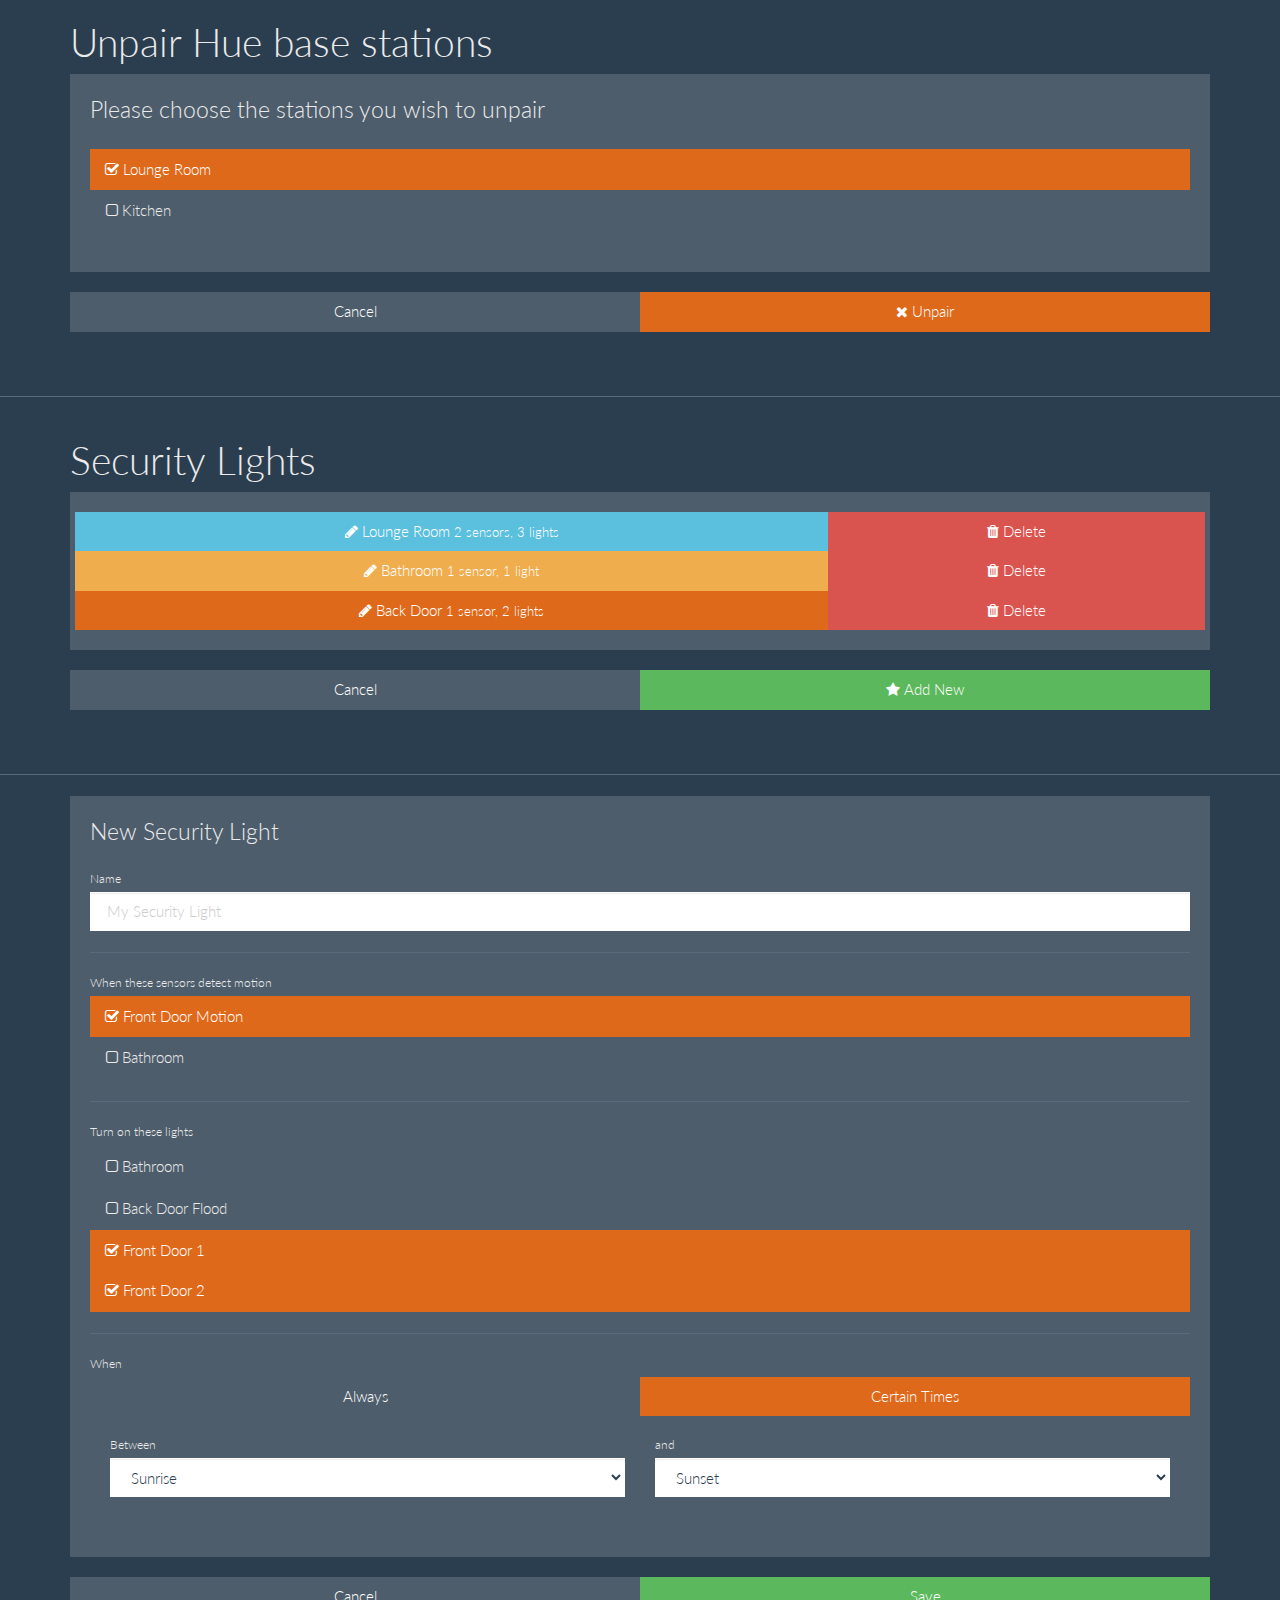
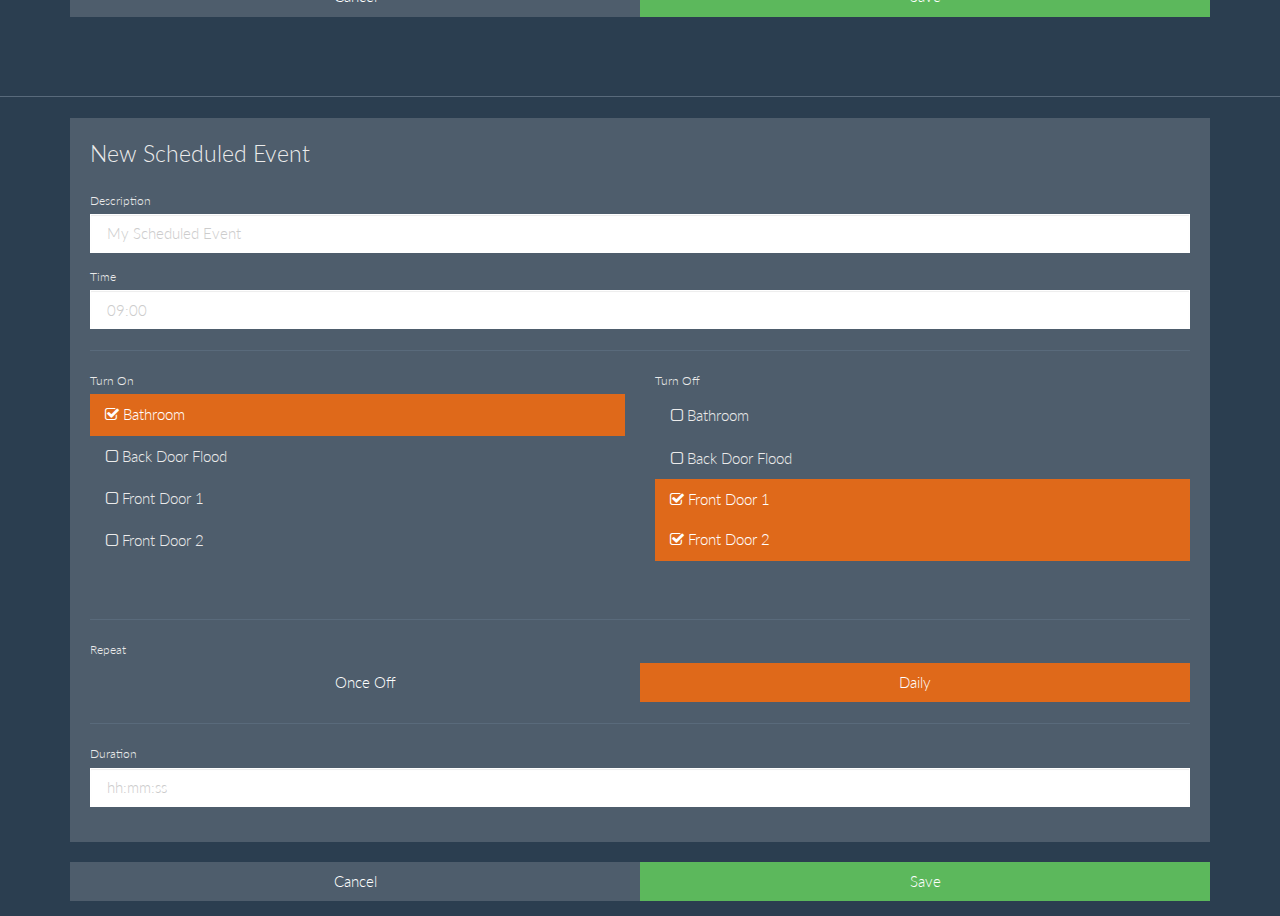
<file: public/sample.html>
<html>
<head>
  <link rel="stylesheet" href="lib/bootstrap.css">
  <link rel="stylesheet" href="lib/font-awesome.min.css">
</head>

<body>

  <div class="container example">
    <h1>Unpair Hue base stations</h1>

    <div class="well">
      <fieldset>
        <legend>Please choose the stations you wish to unpair</legend>
        <div class="list-group">
          <a href="#" class="list-group-item active"><i class="fa fa-check-square-o"></i> Lounge Room</a>
          <a href="#" class="list-group-item"><i class="fa fa-square-o"></i> Kitchen</a>
        </div>
      </fieldset>
    </div>

    <div class="btn-group btn-group-justified">
      <a href="#" class="btn btn-default">Cancel</a>
      <a href="#" class="btn btn-primary"><i class="fa fa-remove"></i> Unpair</a>
    </div>
  </div>

  <br/><br/>
  <hr/>

  <style>

    .example {
      display:block;
    }

  </style>

  <div class="container example">
    <h1>Security Lights</h1>

    <div class="well items">
      <fieldset>
        <div class="row">
          <a href="#" class="col-xs-8 btn btn-info"><i class="fa fa-pencil"></i> Lounge Room <small>2 sensors, 3 lights</small></a>
          <a href="#" class="col-xs-4 btn btn-danger"><i class="fa fa-trash"></i> Delete</a>
        </div>
        <div class="row">
          <a href="#" class="col-xs-8 btn btn-warning"><i class="fa fa-pencil"></i> Bathroom <small>1 sensor, 1 light</small></a>
          <a href="#" class="col-xs-4 btn btn-danger"><i class="fa fa-trash"></i> Delete</a>
        </div>
        <div class="row">
          <a href="#" class="col-xs-8 btn btn-primary"><i class="fa fa-pencil"></i> Back Door <small>1 sensor, 2 lights</small></a>
          <a href="#" class="col-xs-4 btn btn-danger"><i class="fa fa-trash"></i> Delete</a>
        </div>
      </fieldset>
    </div>

    <div class="btn-group btn-group-justified">
      <a href="#" class="btn btn-default">Cancel</a>
      <a href="#" class="btn btn-success"><i class="fa fa-star"></i> Add New</a>
    </div>
  </div>

  <br/><br/>
  <hr/>

  <div class="container example">
    <form>
      <div class="well bs-component">

        <fieldset>
          <legend>New Security Light</legend>
          <div class="form-group">
            <label for="exampleInputEmail1">Name</label>
            <input type="email" class="form-control" id="exampleInputEmail1" placeholder="My Security Light">
          </div>

          <hr/>

          <div class="form-group">
            <label for="exampleInputEmail1">When these sensors detect motion</label>
            <div class="list-group">
              <a href="#" class="list-group-item active"><i class="fa fa-check-square-o"></i> Front Door Motion</a>
              <a href="#" class="list-group-item"><i class="fa fa-square-o"></i> Bathroom</a>
            </div>
          </div>

          <hr/>

          <div class="form-group">
            <label for="exampleInputEmail1">Turn on these lights</label>
            <div class="list-group">
              <a href="#" class="list-group-item"><i class="fa fa-square-o"></i> Bathroom</a>
              <a href="#" class="list-group-item"><i class="fa fa-square-o"></i> Back Door Flood</a>
              <a href="#" class="list-group-item active"><i class="fa fa-check-square-o"></i> Front Door 1</a>
              <a href="#" class="list-group-item active"><i class="fa fa-check-square-o"></i> Front Door 2</a>
            </div>
          </div>

          <hr/>

          <label>When</label>
          <div class="btn-group btn-group-justified">
            <a href="#" class="btn btn-default">Always</a>
            <a href="#" class="btn btn-primary">Certain Times</a>
          </div>
          <div class="row well">

            <div class="col-xs-6">
              <label for="exampleInputEmail1">Between</label>
                <select class="form-control" id="select">
                  <option>Sunrise</option>
                </select>
              </label>
            </div>
            <div class="col-xs-6">
              <label for="exampleInputEmail1">and</label>
                <select class="form-control" id="select2">
                  <option>Sunset</option>
                </select>
              </label>
            </div>
          </div>

        </fieldset>
      </div>

      <div class="btn-group btn-group-justified">
        <a href="#" class="btn btn-default">Cancel</a>
        <a href="#" class="btn btn-success">Save</a>
      </div>

    </form>
  </div>

  <br/><br/>
  <hr/>

  <div class="container example">
    <form>
      <div class="well bs-component">

        <fieldset>
          <legend>New Scheduled Event</legend>
          <div class="form-group">
            <label for="exampleInputEmail1">Description</label>
            <input type="email" class="form-control" id="exampleInputEmail1" placeholder="My Scheduled Event">
          </div>

          <div class="form-group">
            <label for="exampleInputEmail1">Time</label>
            <input type="email" class="form-control" id="exampleInputEmail1" placeholder="09:00">
          </div>

          <hr/>

          <div class="row">
            <div class="form-group col-sm-6">
              <label for="exampleInputEmail1">Turn On</label>
              <div class="list-group">
                <a href="#" class="list-group-item active"><i class="fa fa-check-square-o"></i> Bathroom</a>
                <a href="#" class="list-group-item"><i class="fa fa-square-o"></i> Back Door Flood</a>
                <a href="#" class="list-group-item"><i class="fa fa-square-o"></i> Front Door 1</a>
                <a href="#" class="list-group-item"><i class="fa fa-square-o"></i> Front Door 2</a>
              </div>
            </div>

            <div class="form-group col-sm-6">
              <label for="exampleInputEmail1">Turn Off</label>
              <div class="list-group">
                <a href="#" class="list-group-item"><i class="fa fa-square-o"></i> Bathroom</a>
                <a href="#" class="list-group-item"><i class="fa fa-square-o"></i> Back Door Flood</a>
                <a href="#" class="list-group-item active"><i class="fa fa-check-square-o"></i> Front Door 1</a>
                <a href="#" class="list-group-item active"><i class="fa fa-check-square-o"></i> Front Door 2</a>
              </div>
            </div>
          </div>

          <hr/>

          <label>Repeat</label>
          <div class="btn-group btn-group-justified">
            <a href="#" class="btn btn-default">Once Off</a>
            <a href="#" class="btn btn-primary">Daily</a>
          </div>

          <hr/>

          <div class="form-group">
            <label for="exampleInputEmail1">Duration</label>
            <input type="email" class="form-control" id="exampleInputEmail1" placeholder="hh:mm:ss">
          </div>


        </fieldset>
      </div>

      <div class="btn-group btn-group-justified">
        <a href="#" class="btn btn-default">Cancel</a>
        <a href="#" class="btn btn-success">Save</a>
      </div>

    </form>
  </div>


</body>
</html>
</file>
